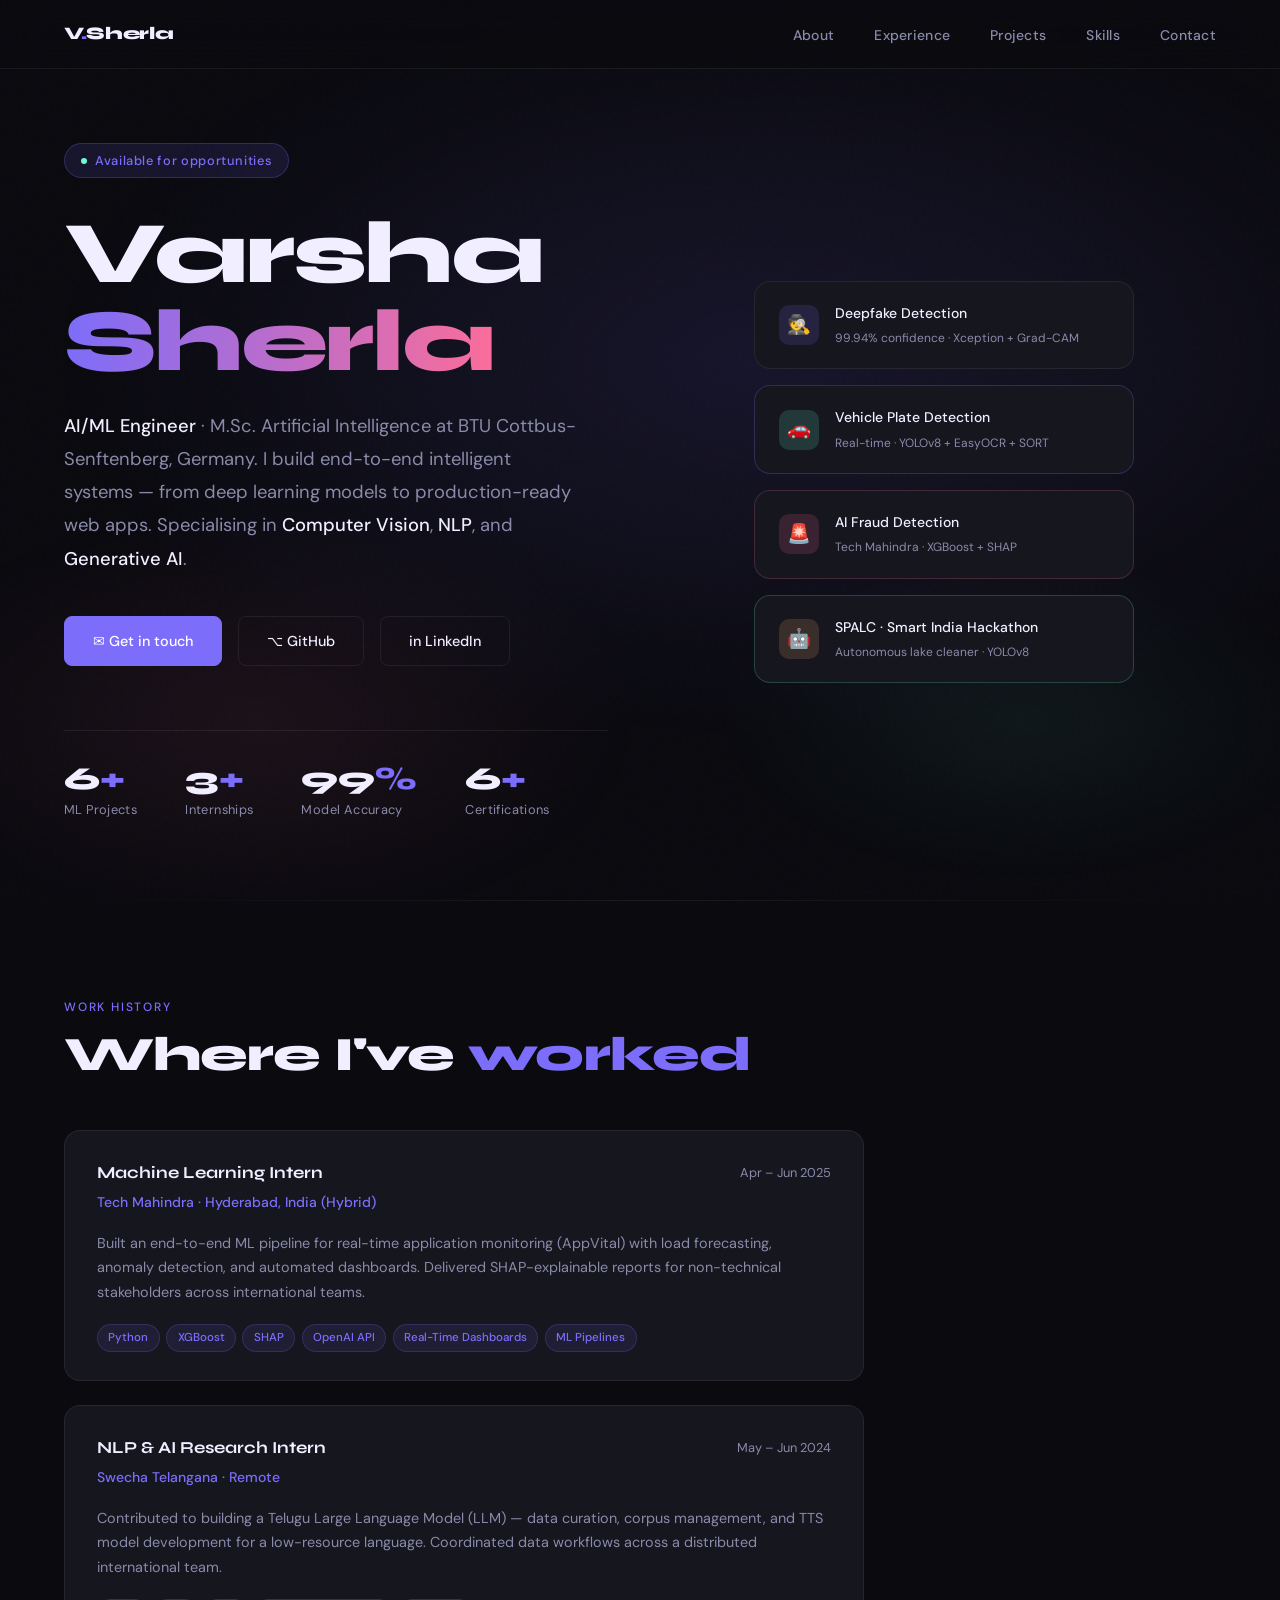
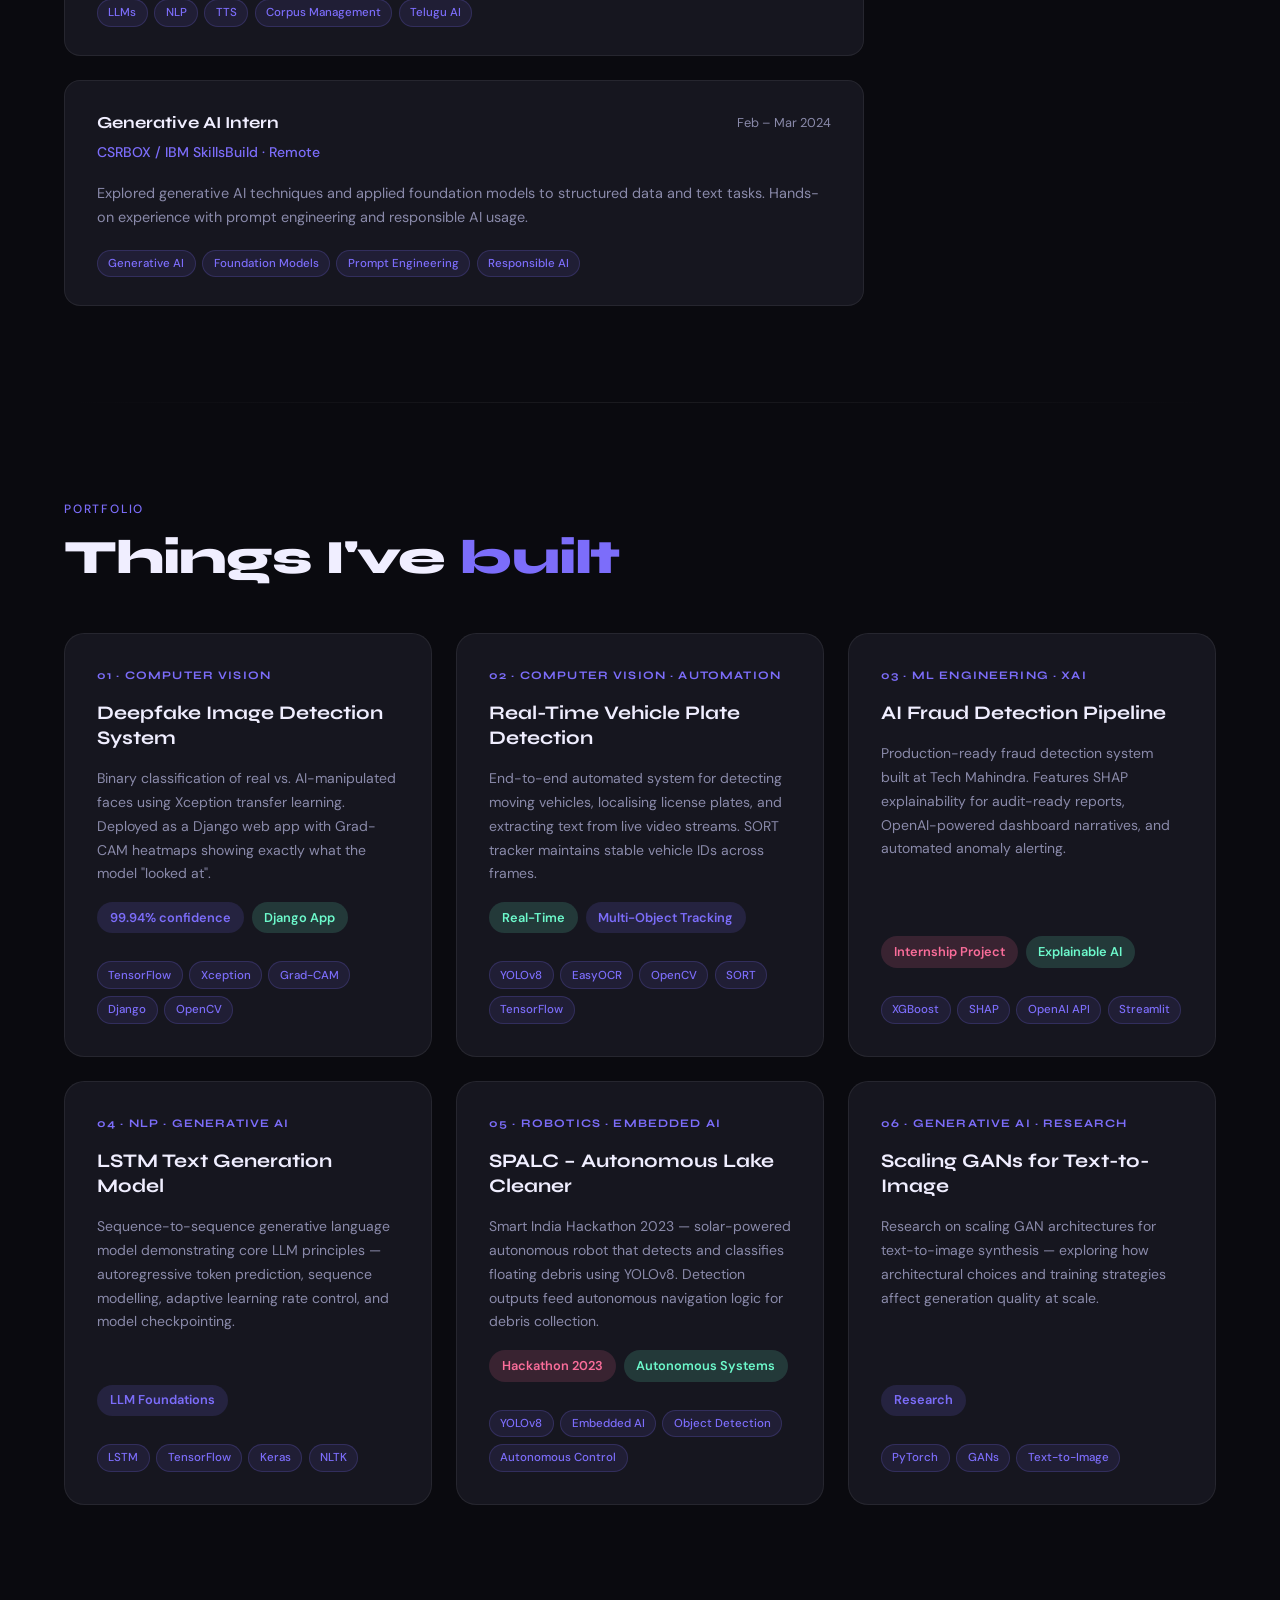
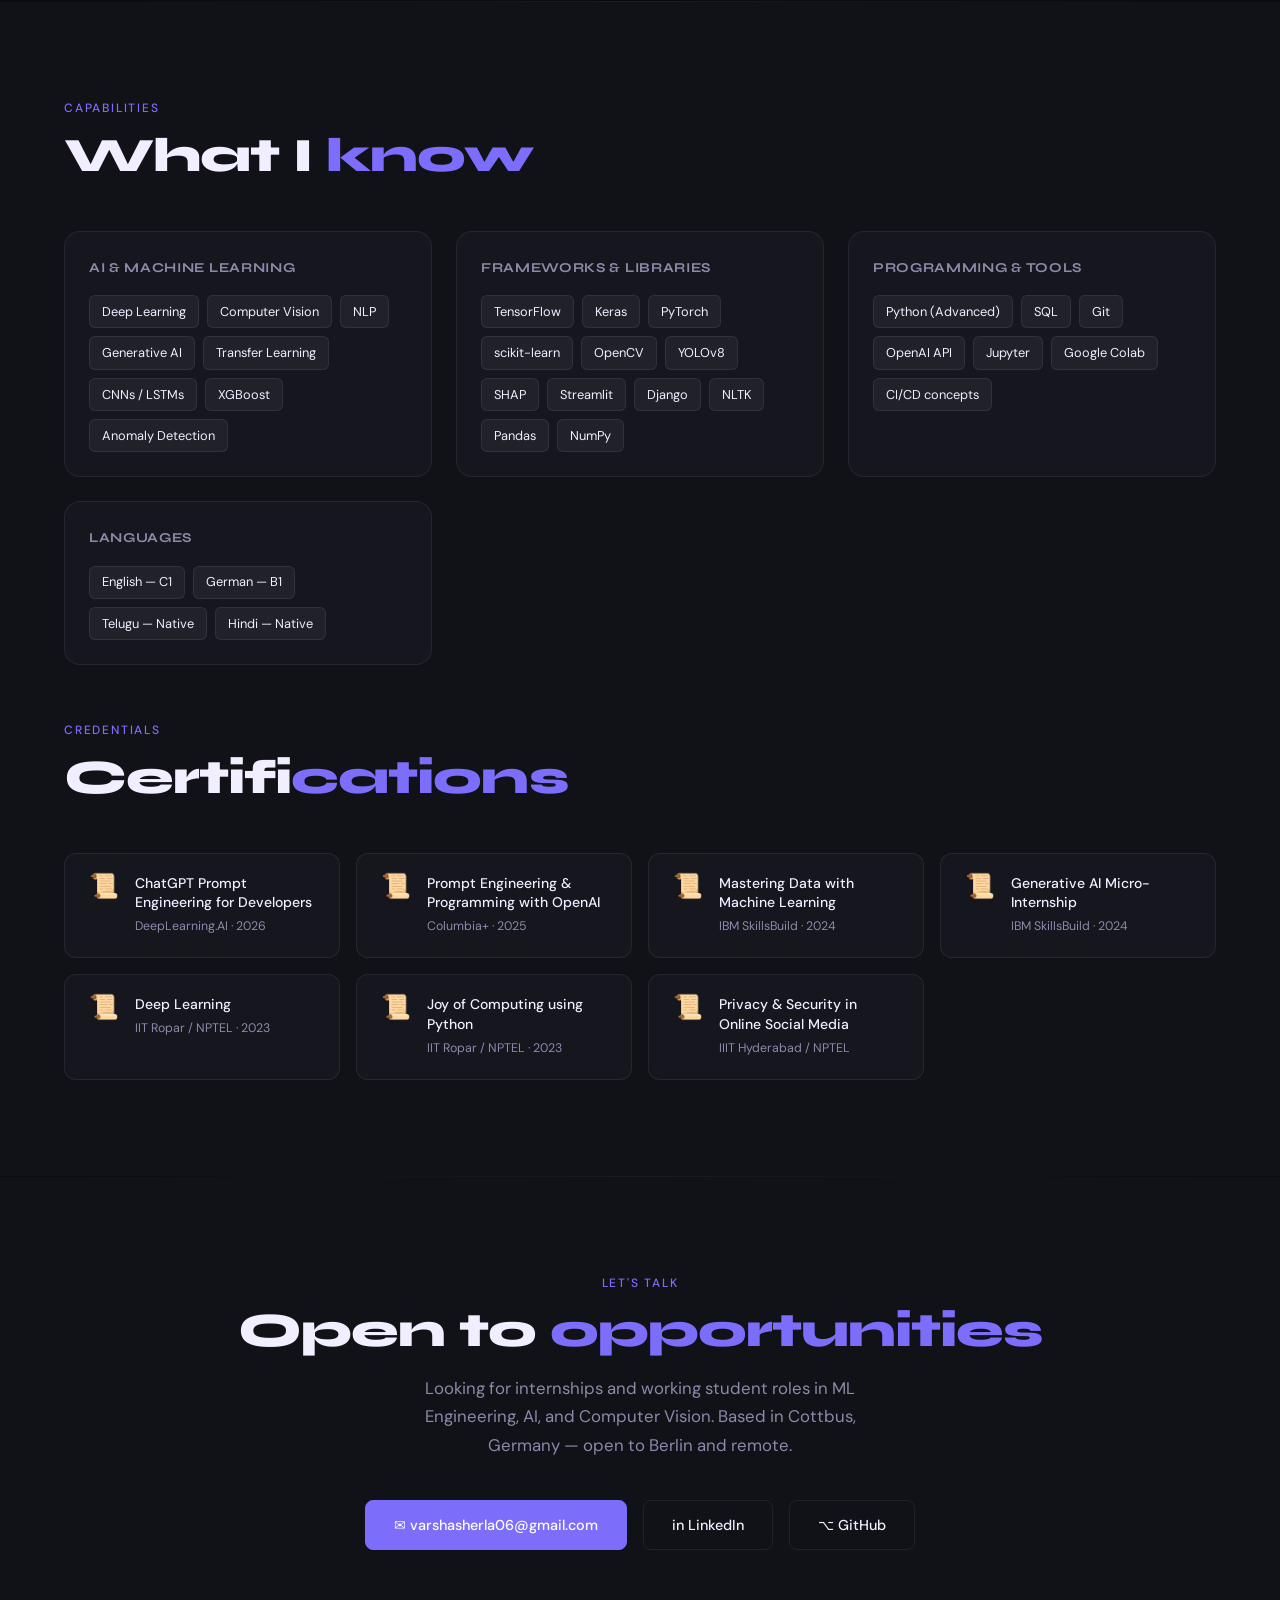
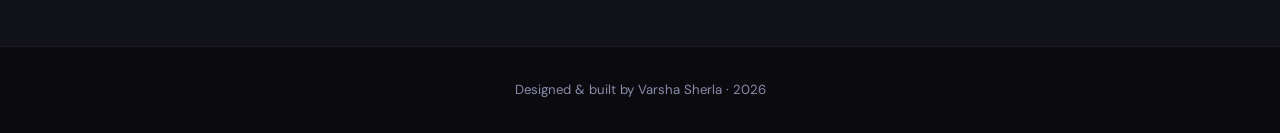
<file: index.html>
<!DOCTYPE html>
<html lang="en">
<head>
<meta charset="UTF-8">
<meta name="viewport" content="width=device-width, initial-scale=1.0">
<title>Varsha Sherla — AI/ML Engineer</title>
<link href="https://fonts.googleapis.com/css2?family=Syne:wght@400;700;800&family=DM+Sans:ital,wght@0,300;0,400;0,500;1,300&display=swap" rel="stylesheet">
<style>
  :root {
    --bg: #0a0a0f;
    --bg2: #111118;
    --card: #16161f;
    --border: rgba(255,255,255,0.07);
    --accent: #7c6dfa;
    --accent2: #fa6d9a;
    --accent3: #6dfacc;
    --text: #f0eeff;
    --muted: #8a8aaa;
    --glow: rgba(124,109,250,0.15);
  }
  *, *::before, *::after { box-sizing: border-box; margin: 0; padding: 0; }
  html { scroll-behavior: smooth; }
  body {
    background: var(--bg);
    color: var(--text);
    font-family: 'DM Sans', sans-serif;
    font-size: 16px;
    line-height: 1.7;
    overflow-x: hidden;
  }

  /* noise overlay */
  body::before {
    content: '';
    position: fixed;
    inset: 0;
    background-image: url("data:image/svg+xml,%3Csvg viewBox='0 0 256 256' xmlns='http://www.w3.org/2000/svg'%3E%3Cfilter id='noise'%3E%3CfeTurbulence type='fractalNoise' baseFrequency='0.9' numOctaves='4' stitchTiles='stitch'/%3E%3C/filter%3E%3Crect width='100%25' height='100%25' filter='url(%23noise)' opacity='0.03'/%3E%3C/svg%3E");
    pointer-events: none;
    z-index: 0;
    opacity: 0.4;
  }

  /* NAV */
  nav {
    position: fixed;
    top: 0; left: 0; right: 0;
    z-index: 100;
    display: flex;
    justify-content: space-between;
    align-items: center;
    padding: 1.2rem 4rem;
    background: rgba(10,10,15,0.8);
    backdrop-filter: blur(20px);
    border-bottom: 1px solid var(--border);
  }
  .nav-logo {
    font-family: 'Syne', sans-serif;
    font-weight: 800;
    font-size: 1.1rem;
    color: var(--text);
    text-decoration: none;
    letter-spacing: -0.02em;
  }
  .nav-logo span { color: var(--accent); }
  nav ul { list-style: none; display: flex; gap: 2.5rem; }
  nav a {
    color: var(--muted);
    text-decoration: none;
    font-size: 0.875rem;
    font-weight: 500;
    letter-spacing: 0.02em;
    transition: color 0.2s;
  }
  nav a:hover { color: var(--text); }

  /* HERO */
  .hero {
    min-height: 100vh;
    display: grid;
    grid-template-columns: 1fr 1fr;
    align-items: center;
    padding: 8rem 4rem 4rem;
    position: relative;
    overflow: hidden;
    gap: 4rem;
  }
  .hero-bg {
    position: absolute;
    inset: 0;
    background:
      radial-gradient(ellipse 80% 60% at 60% 40%, rgba(124,109,250,0.12) 0%, transparent 70%),
      radial-gradient(ellipse 50% 40% at 20% 80%, rgba(250,109,154,0.08) 0%, transparent 60%),
      radial-gradient(ellipse 40% 30% at 80% 80%, rgba(109,250,204,0.06) 0%, transparent 60%);
    pointer-events: none;
  }
  .hero-content { position: relative; }
  .hero-visual {
    position: relative;
    display: flex;
    align-items: center;
    justify-content: center;
  }
  .hero-card-stack {
    position: relative;
    width: 100%;
    max-width: 380px;
  }
  .floating-card {
    background: var(--card);
    border: 1px solid var(--border);
    border-radius: 16px;
    padding: 1.25rem 1.5rem;
    display: flex;
    align-items: center;
    gap: 1rem;
    animation: float 4s ease-in-out infinite;
  }
  .floating-card:nth-child(2) { animation-delay: -1.5s; margin-top: 1rem; border-color: rgba(124,109,250,0.25); }
  .floating-card:nth-child(3) { animation-delay: -3s; margin-top: 1rem; border-color: rgba(250,109,154,0.2); }
  .floating-card:nth-child(4) { animation-delay: -2s; margin-top: 1rem; border-color: rgba(109,250,204,0.2); }
  @keyframes float { 0%,100%{transform:translateY(0)} 50%{transform:translateY(-6px)} }
  .fc-icon {
    width: 40px; height: 40px;
    border-radius: 10px;
    display: flex; align-items: center; justify-content: center;
    font-size: 1.2rem;
    flex-shrink: 0;
  }
  .fc-icon.purple { background: rgba(124,109,250,0.15); }
  .fc-icon.pink { background: rgba(250,109,154,0.15); }
  .fc-icon.teal { background: rgba(109,250,204,0.15); }
  .fc-icon.amber { background: rgba(250,180,109,0.15); }
  .fc-title { font-weight: 500; font-size: 0.875rem; color: var(--text); }
  .fc-sub { font-size: 0.75rem; color: var(--muted); margin-top: 0.15rem; }
  .hero-tag {
    display: inline-flex;
    align-items: center;
    gap: 0.5rem;
    background: rgba(124,109,250,0.12);
    border: 1px solid rgba(124,109,250,0.25);
    border-radius: 100px;
    padding: 0.35rem 1rem;
    font-size: 0.8rem;
    color: var(--accent);
    font-weight: 500;
    letter-spacing: 0.05em;
    margin-bottom: 2rem;
    animation: fadeUp 0.6s ease both;
  }
  .hero-tag::before {
    content: '';
    width: 6px; height: 6px;
    border-radius: 50%;
    background: var(--accent3);
    animation: pulse 2s infinite;
  }
  @keyframes pulse { 0%,100%{opacity:1;transform:scale(1)} 50%{opacity:0.5;transform:scale(1.4)} }

  h1 {
    font-family: 'Syne', sans-serif;
    font-size: clamp(3rem, 7vw, 5.5rem);
    font-weight: 800;
    line-height: 1.0;
    letter-spacing: -0.03em;
    margin-bottom: 1.5rem;
    animation: fadeUp 0.6s 0.1s ease both;
  }
  h1 .line2 {
    background: linear-gradient(90deg, var(--accent), var(--accent2));
    -webkit-background-clip: text;
    -webkit-text-fill-color: transparent;
    background-clip: text;
  }
  .hero-sub {
    font-size: 1.15rem;
    color: var(--muted);
    max-width: 520px;
    margin-bottom: 2.5rem;
    line-height: 1.8;
    animation: fadeUp 0.6s 0.2s ease both;
  }
  .hero-sub strong { color: var(--text); font-weight: 500; }
  .hero-links {
    display: flex;
    gap: 1rem;
    flex-wrap: wrap;
    animation: fadeUp 0.6s 0.3s ease both;
  }
  .btn {
    display: inline-flex;
    align-items: center;
    gap: 0.5rem;
    padding: 0.75rem 1.75rem;
    border-radius: 8px;
    font-family: 'DM Sans', sans-serif;
    font-weight: 500;
    font-size: 0.9rem;
    text-decoration: none;
    transition: all 0.2s;
    cursor: pointer;
  }
  .btn-primary {
    background: var(--accent);
    color: white;
    border: 1px solid var(--accent);
  }
  .btn-primary:hover { background: #6c5de8; transform: translateY(-2px); box-shadow: 0 8px 30px rgba(124,109,250,0.3); }
  .btn-ghost {
    background: transparent;
    color: var(--text);
    border: 1px solid var(--border);
  }
  .btn-ghost:hover { border-color: var(--accent); color: var(--accent); transform: translateY(-2px); }

  .hero-stats {
    display: flex;
    gap: 3rem;
    margin-top: 4rem;
    padding-top: 2rem;
    border-top: 1px solid var(--border);
    animation: fadeUp 0.6s 0.4s ease both;
  }
  .stat-num {
    font-family: 'Syne', sans-serif;
    font-size: 2rem;
    font-weight: 800;
    color: var(--text);
    line-height: 1;
  }
  .stat-num span { color: var(--accent); }
  .stat-label { font-size: 0.8rem; color: var(--muted); margin-top: 0.25rem; letter-spacing: 0.03em; }

  @keyframes fadeUp { from { opacity:0; transform: translateY(24px); } to { opacity:1; transform: translateY(0); } }

  /* SECTIONS */
  section { padding: 6rem 4rem; position: relative; }
  .section-label {
    font-size: 0.75rem;
    font-weight: 500;
    letter-spacing: 0.15em;
    color: var(--accent);
    text-transform: uppercase;
    margin-bottom: 0.75rem;
  }
  h2 {
    font-family: 'Syne', sans-serif;
    font-size: clamp(2rem, 4vw, 3rem);
    font-weight: 800;
    letter-spacing: -0.02em;
    margin-bottom: 3rem;
    line-height: 1.1;
  }
  h2 em { font-style: normal; color: var(--accent); }

  /* EXPERIENCE */
  .exp-grid { display: grid; gap: 1.5rem; max-width: 800px; }
  .exp-card {
    background: var(--card);
    border: 1px solid var(--border);
    border-radius: 16px;
    padding: 1.75rem 2rem;
    display: grid;
    grid-template-columns: 1fr auto;
    gap: 0.5rem 2rem;
    transition: border-color 0.2s, transform 0.2s;
  }
  .exp-card:hover { border-color: rgba(124,109,250,0.3); transform: translateY(-2px); }
  .exp-role {
    font-family: 'Syne', sans-serif;
    font-weight: 700;
    font-size: 1.05rem;
    color: var(--text);
  }
  .exp-company {
    color: var(--accent);
    font-size: 0.875rem;
    font-weight: 500;
    margin-top: 0.2rem;
  }
  .exp-date {
    font-size: 0.8rem;
    color: var(--muted);
    white-space: nowrap;
    text-align: right;
    padding-top: 0.2rem;
  }
  .exp-desc {
    grid-column: 1 / -1;
    font-size: 0.9rem;
    color: var(--muted);
    margin-top: 0.5rem;
    line-height: 1.7;
  }
  .exp-tags {
    grid-column: 1 / -1;
    display: flex;
    flex-wrap: wrap;
    gap: 0.4rem;
    margin-top: 0.75rem;
  }
  .tag {
    background: rgba(124,109,250,0.1);
    border: 1px solid rgba(124,109,250,0.2);
    color: var(--accent);
    font-size: 0.72rem;
    padding: 0.2rem 0.65rem;
    border-radius: 100px;
    font-weight: 500;
  }

  /* PROJECTS */
  .projects-grid {
    display: grid;
    grid-template-columns: repeat(auto-fill, minmax(340px, 1fr));
    gap: 1.5rem;
  }
  .project-card {
    background: var(--card);
    border: 1px solid var(--border);
    border-radius: 20px;
    padding: 2rem;
    display: flex;
    flex-direction: column;
    gap: 1rem;
    transition: all 0.25s;
    text-decoration: none;
    color: inherit;
    position: relative;
    overflow: hidden;
  }
  .project-card::before {
    content: '';
    position: absolute;
    inset: 0;
    background: linear-gradient(135deg, var(--glow) 0%, transparent 60%);
    opacity: 0;
    transition: opacity 0.3s;
  }
  .project-card:hover { border-color: rgba(124,109,250,0.4); transform: translateY(-4px); box-shadow: 0 20px 60px rgba(0,0,0,0.4); }
  .project-card:hover::before { opacity: 1; }
  .project-num {
    font-family: 'Syne', sans-serif;
    font-size: 0.72rem;
    font-weight: 700;
    letter-spacing: 0.1em;
    color: var(--accent);
  }
  .project-title {
    font-family: 'Syne', sans-serif;
    font-weight: 700;
    font-size: 1.2rem;
    line-height: 1.3;
    color: var(--text);
  }
  .project-desc {
    font-size: 0.875rem;
    color: var(--muted);
    line-height: 1.7;
    flex: 1;
  }
  .project-accent {
    display: inline-flex;
    align-items: center;
    gap: 0.4rem;
    font-size: 0.8rem;
    font-weight: 600;
    padding: 0.3rem 0.8rem;
    border-radius: 100px;
  }
  .accent-purple { background: rgba(124,109,250,0.15); color: var(--accent); }
  .accent-pink { background: rgba(250,109,154,0.15); color: var(--accent2); }
  .accent-teal { background: rgba(109,250,204,0.15); color: var(--accent3); }

  /* SKILLS */
  .skills-section { background: var(--bg2); }
  .skills-grid {
    display: grid;
    grid-template-columns: repeat(auto-fill, minmax(280px, 1fr));
    gap: 1.5rem;
  }
  .skill-group {
    background: var(--card);
    border: 1px solid var(--border);
    border-radius: 16px;
    padding: 1.5rem;
  }
  .skill-group-title {
    font-family: 'Syne', sans-serif;
    font-weight: 700;
    font-size: 0.85rem;
    letter-spacing: 0.05em;
    color: var(--muted);
    text-transform: uppercase;
    margin-bottom: 1rem;
  }
  .skill-pills { display: flex; flex-wrap: wrap; gap: 0.5rem; }
  .skill-pill {
    background: rgba(255,255,255,0.05);
    border: 1px solid var(--border);
    color: var(--text);
    font-size: 0.8rem;
    padding: 0.3rem 0.75rem;
    border-radius: 6px;
    font-weight: 400;
  }

  /* CERTS */
  .certs-grid {
    display: grid;
    grid-template-columns: repeat(auto-fill, minmax(260px, 1fr));
    gap: 1rem;
  }
  .cert-card {
    background: var(--card);
    border: 1px solid var(--border);
    border-radius: 12px;
    padding: 1.25rem 1.5rem;
    display: flex;
    align-items: flex-start;
    gap: 1rem;
    transition: border-color 0.2s;
  }
  .cert-card:hover { border-color: rgba(124,109,250,0.3); }
  .cert-icon {
    font-size: 1.5rem;
    flex-shrink: 0;
    line-height: 1;
  }
  .cert-name {
    font-weight: 500;
    font-size: 0.875rem;
    color: var(--text);
    line-height: 1.4;
  }
  .cert-issuer {
    font-size: 0.775rem;
    color: var(--muted);
    margin-top: 0.2rem;
  }

  /* CONTACT */
  .contact-section {
    background: var(--bg2);
    text-align: center;
  }
  .contact-section h2 { margin-bottom: 1rem; }
  .contact-sub {
    color: var(--muted);
    max-width: 500px;
    margin: 0 auto 2.5rem;
    font-size: 1.05rem;
  }
  .contact-links {
    display: flex;
    justify-content: center;
    gap: 1rem;
    flex-wrap: wrap;
  }

  /* FOOTER */
  footer {
    text-align: center;
    padding: 2rem 4rem;
    border-top: 1px solid var(--border);
    font-size: 0.825rem;
    color: var(--muted);
  }

  /* DIVIDER */
  .divider {
    height: 1px;
    background: linear-gradient(90deg, transparent, var(--border), transparent);
    margin: 0 4rem;
  }

  @media (max-width: 768px) {
    nav { padding: 1rem 1.5rem; }
    nav ul { display: none; }
    section, .hero { padding: 4rem 1.5rem; }
    .hero { grid-template-columns: 1fr; }
    .hero-visual { display: none; }
    .hero-stats { gap: 2rem; flex-wrap: wrap; }
    .projects-grid { grid-template-columns: 1fr; }
    .divider { margin: 0 1.5rem; }
  }
</style>
</head>
<body>

<nav>
  <a href="#" class="nav-logo">V<span>.</span>Sherla</a>
  <ul>
    <li><a href="#about">About</a></li>
    <li><a href="#experience">Experience</a></li>
    <li><a href="#projects">Projects</a></li>
    <li><a href="#skills">Skills</a></li>
    <li><a href="#contact">Contact</a></li>
  </ul>
</nav>

<!-- HERO -->
<section class="hero" id="about">
  <div class="hero-bg"></div>
  <div class="hero-content">
    <div class="hero-tag">Available for opportunities</div>
    <h1>
      Varsha<br>
      <span class="line2">Sherla</span>
    </h1>
    <p class="hero-sub">
      <strong>AI/ML Engineer</strong> · M.Sc. Artificial Intelligence at BTU Cottbus-Senftenberg, Germany.
      I build end-to-end intelligent systems — from deep learning models to production-ready web apps.
      Specialising in <strong>Computer Vision</strong>, <strong>NLP</strong>, and <strong>Generative AI</strong>.
    </p>
    <div class="hero-links">
      <!-- ✅ FIXED: mailto link -->
      <a href="mailto:varshasherla06@gmail.com" class="btn btn-primary">✉ Get in touch</a>
      <a href="https://github.com/varsha-sherla" target="_blank" class="btn btn-ghost">⌥ GitHub</a>
      <a href="https://www.linkedin.com/in/varsha-s-47103a250" target="_blank" class="btn btn-ghost">in LinkedIn</a>
    </div>
    <div class="hero-stats">
      <div>
        <div class="stat-num">6<span>+</span></div>
        <div class="stat-label">ML Projects</div>
      </div>
      <div>
        <div class="stat-num">3<span>+</span></div>
        <div class="stat-label">Internships</div>
      </div>
      <div>
        <div class="stat-num">99<span>%</span></div>
        <div class="stat-label">Model Accuracy</div>
      </div>
      <div>
        <div class="stat-num">6<span>+</span></div>
        <div class="stat-label">Certifications</div>
      </div>
    </div>
  </div>

  <!-- RIGHT COLUMN -->
  <div class="hero-visual">
    <div class="hero-card-stack">
      <div class="floating-card">
        <div class="fc-icon purple">🕵️</div>
        <div>
          <div class="fc-title">Deepfake Detection</div>
          <div class="fc-sub">99.94% confidence · Xception + Grad-CAM</div>
        </div>
      </div>
      <div class="floating-card">
        <div class="fc-icon teal">🚗</div>
        <div>
          <div class="fc-title">Vehicle Plate Detection</div>
          <div class="fc-sub">Real-time · YOLOv8 + EasyOCR + SORT</div>
        </div>
      </div>
      <div class="floating-card">
        <div class="fc-icon pink">🚨</div>
        <div>
          <div class="fc-title">AI Fraud Detection</div>
          <div class="fc-sub">Tech Mahindra · XGBoost + SHAP</div>
        </div>
      </div>
      <div class="floating-card">
        <div class="fc-icon amber">🤖</div>
        <div>
          <div class="fc-title">SPALC · Smart India Hackathon</div>
          <div class="fc-sub">Autonomous lake cleaner · YOLOv8</div>
        </div>
      </div>
    </div>
  </div>
</section>

<div class="divider"></div>

<!-- EXPERIENCE -->
<section id="experience">
  <div class="section-label">Work History</div>
  <h2>Where I've <em>worked</em></h2>
  <div class="exp-grid">

    <div class="exp-card">
      <div>
        <div class="exp-role">Machine Learning Intern</div>
        <div class="exp-company">Tech Mahindra · Hyderabad, India (Hybrid)</div>
      </div>
      <div class="exp-date">Apr – Jun 2025</div>
      <div class="exp-desc">Built an end-to-end ML pipeline for real-time application monitoring (AppVital) with load forecasting, anomaly detection, and automated dashboards. Delivered SHAP-explainable reports for non-technical stakeholders across international teams.</div>
      <div class="exp-tags">
        <span class="tag">Python</span><span class="tag">XGBoost</span><span class="tag">SHAP</span><span class="tag">OpenAI API</span><span class="tag">Real-Time Dashboards</span><span class="tag">ML Pipelines</span>
      </div>
    </div>

    <div class="exp-card">
      <div>
        <div class="exp-role">NLP &amp; AI Research Intern</div>
        <div class="exp-company">Swecha Telangana · Remote</div>
      </div>
      <div class="exp-date">May – Jun 2024</div>
      <div class="exp-desc">Contributed to building a Telugu Large Language Model (LLM) — data curation, corpus management, and TTS model development for a low-resource language. Coordinated data workflows across a distributed international team.</div>
      <div class="exp-tags">
        <span class="tag">LLMs</span><span class="tag">NLP</span><span class="tag">TTS</span><span class="tag">Corpus Management</span><span class="tag">Telugu AI</span>
      </div>
    </div>

    <div class="exp-card">
      <div>
        <div class="exp-role">Generative AI Intern</div>
        <div class="exp-company">CSRBOX / IBM SkillsBuild · Remote</div>
      </div>
      <div class="exp-date">Feb – Mar 2024</div>
      <div class="exp-desc">Explored generative AI techniques and applied foundation models to structured data and text tasks. Hands-on experience with prompt engineering and responsible AI usage.</div>
      <div class="exp-tags">
        <span class="tag">Generative AI</span><span class="tag">Foundation Models</span><span class="tag">Prompt Engineering</span><span class="tag">Responsible AI</span>
      </div>
    </div>

  </div>
</section>

<div class="divider"></div>

<!-- PROJECTS -->
<section id="projects">
  <div class="section-label">Portfolio</div>
  <h2>Things I've <em>built</em></h2>
  <div class="projects-grid">

    <a href="https://github.com/varsha-sherla/Deepfake-Detection" target="_blank" class="project-card">
      <div class="project-num">01 · COMPUTER VISION</div>
      <div class="project-title">Deepfake Image Detection System</div>
      <div class="project-desc">Binary classification of real vs. AI-manipulated faces using Xception transfer learning. Deployed as a Django web app with Grad-CAM heatmaps showing exactly what the model "looked at".</div>
      <div style="display:flex;gap:0.5rem;flex-wrap:wrap">
        <span class="project-accent accent-purple">99.94% confidence</span>
        <span class="project-accent accent-teal">Django App</span>
      </div>
      <div class="exp-tags">
        <span class="tag">TensorFlow</span><span class="tag">Xception</span><span class="tag">Grad-CAM</span><span class="tag">Django</span><span class="tag">OpenCV</span>
      </div>
    </a>

    <a href="https://github.com/varsha-sherla/Moving-Vehicle-Registration-Number-Detection" target="_blank" class="project-card">
      <div class="project-num">02 · COMPUTER VISION · AUTOMATION</div>
      <div class="project-title">Real-Time Vehicle Plate Detection</div>
      <div class="project-desc">End-to-end automated system for detecting moving vehicles, localising license plates, and extracting text from live video streams. SORT tracker maintains stable vehicle IDs across frames.</div>
      <div style="display:flex;gap:0.5rem;flex-wrap:wrap">
        <span class="project-accent accent-teal">Real-Time</span>
        <span class="project-accent accent-purple">Multi-Object Tracking</span>
      </div>
      <div class="exp-tags">
        <span class="tag">YOLOv8</span><span class="tag">EasyOCR</span><span class="tag">OpenCV</span><span class="tag">SORT</span><span class="tag">TensorFlow</span>
      </div>
    </a>

    <a href="https://github.com/varsha-sherla" target="_blank" class="project-card">
      <div class="project-num">03 · ML ENGINEERING · XAI</div>
      <div class="project-title">AI Fraud Detection Pipeline</div>
      <div class="project-desc">Production-ready fraud detection system built at Tech Mahindra. Features SHAP explainability for audit-ready reports, OpenAI-powered dashboard narratives, and automated anomaly alerting.</div>
      <div style="display:flex;gap:0.5rem;flex-wrap:wrap">
        <span class="project-accent accent-pink">Internship Project</span>
        <span class="project-accent accent-teal">Explainable AI</span>
      </div>
      <div class="exp-tags">
        <span class="tag">XGBoost</span><span class="tag">SHAP</span><span class="tag">OpenAI API</span><span class="tag">Streamlit</span>
      </div>
    </a>

    <a href="https://github.com/varsha-sherla/Lyrics-Generator-Model-Using-Recurrent-Neural-Networks" target="_blank" class="project-card">
      <div class="project-num">04 · NLP · GENERATIVE AI</div>
      <div class="project-title">LSTM Text Generation Model</div>
      <div class="project-desc">Sequence-to-sequence generative language model demonstrating core LLM principles — autoregressive token prediction, sequence modelling, adaptive learning rate control, and model checkpointing.</div>
      <div style="display:flex;gap:0.5rem;flex-wrap:wrap">
        <span class="project-accent accent-purple">LLM Foundations</span>
      </div>
      <div class="exp-tags">
        <span class="tag">LSTM</span><span class="tag">TensorFlow</span><span class="tag">Keras</span><span class="tag">NLTK</span>
      </div>
    </a>

    <a href="https://github.com/varsha-sherla" target="_blank" class="project-card">
      <div class="project-num">05 · ROBOTICS · EMBEDDED AI</div>
      <div class="project-title">SPALC – Autonomous Lake Cleaner</div>
      <div class="project-desc">Smart India Hackathon 2023 — solar-powered autonomous robot that detects and classifies floating debris using YOLOv8. Detection outputs feed autonomous navigation logic for debris collection.</div>
      <div style="display:flex;gap:0.5rem;flex-wrap:wrap">
        <span class="project-accent accent-pink">Hackathon 2023</span>
        <span class="project-accent accent-teal">Autonomous Systems</span>
      </div>
      <div class="exp-tags">
        <span class="tag">YOLOv8</span><span class="tag">Embedded AI</span><span class="tag">Object Detection</span><span class="tag">Autonomous Control</span>
      </div>
    </a>

    <a href="https://github.com/varsha-sherla/Scaling-up-GANs-for-Text-to-Image-Synthesis" target="_blank" class="project-card">
      <div class="project-num">06 · GENERATIVE AI · RESEARCH</div>
      <div class="project-title">Scaling GANs for Text-to-Image</div>
      <div class="project-desc">Research on scaling GAN architectures for text-to-image synthesis — exploring how architectural choices and training strategies affect generation quality at scale.</div>
      <div style="display:flex;gap:0.5rem;flex-wrap:wrap">
        <span class="project-accent accent-purple">Research</span>
      </div>
      <div class="exp-tags">
        <span class="tag">PyTorch</span><span class="tag">GANs</span><span class="tag">Text-to-Image</span>
      </div>
    </a>

  </div>
</section>

<div class="divider"></div>

<!-- SKILLS -->
<section id="skills" class="skills-section">
  <div class="section-label">Capabilities</div>
  <h2>What I <em>know</em></h2>
  <div class="skills-grid">
    <div class="skill-group">
      <div class="skill-group-title">AI &amp; Machine Learning</div>
      <div class="skill-pills">
        <span class="skill-pill">Deep Learning</span>
        <span class="skill-pill">Computer Vision</span>
        <span class="skill-pill">NLP</span>
        <span class="skill-pill">Generative AI</span>
        <span class="skill-pill">Transfer Learning</span>
        <span class="skill-pill">CNNs / LSTMs</span>
        <span class="skill-pill">XGBoost</span>
        <span class="skill-pill">Anomaly Detection</span>
      </div>
    </div>
    <div class="skill-group">
      <div class="skill-group-title">Frameworks &amp; Libraries</div>
      <div class="skill-pills">
        <span class="skill-pill">TensorFlow</span>
        <span class="skill-pill">Keras</span>
        <span class="skill-pill">PyTorch</span>
        <span class="skill-pill">scikit-learn</span>
        <span class="skill-pill">OpenCV</span>
        <span class="skill-pill">YOLOv8</span>
        <span class="skill-pill">SHAP</span>
        <span class="skill-pill">Streamlit</span>
        <span class="skill-pill">Django</span>
        <span class="skill-pill">NLTK</span>
        <span class="skill-pill">Pandas</span>
        <span class="skill-pill">NumPy</span>
      </div>
    </div>
    <div class="skill-group">
      <div class="skill-group-title">Programming &amp; Tools</div>
      <div class="skill-pills">
        <span class="skill-pill">Python (Advanced)</span>
        <span class="skill-pill">SQL</span>
        <span class="skill-pill">Git</span>
        <span class="skill-pill">OpenAI API</span>
        <span class="skill-pill">Jupyter</span>
        <span class="skill-pill">Google Colab</span>
        <span class="skill-pill">CI/CD concepts</span>
      </div>
    </div>
    <div class="skill-group">
      <div class="skill-group-title">Languages</div>
      <div class="skill-pills">
        <span class="skill-pill">English — C1</span>
        <span class="skill-pill">German — B1</span>
        <span class="skill-pill">Telugu — Native</span>
        <span class="skill-pill">Hindi — Native</span>
      </div>
    </div>
  </div>

  <br><br>
  <div class="section-label">Credentials</div>
  <h2>Certifi<em>cations</em></h2>
  <div class="certs-grid">
    <div class="cert-card"><div class="cert-icon">📜</div><div><div class="cert-name">ChatGPT Prompt Engineering for Developers</div><div class="cert-issuer">DeepLearning.AI · 2026</div></div></div>
    <div class="cert-card"><div class="cert-icon">📜</div><div><div class="cert-name">Prompt Engineering &amp; Programming with OpenAI</div><div class="cert-issuer">Columbia+ · 2025</div></div></div>
    <div class="cert-card"><div class="cert-icon">📜</div><div><div class="cert-name">Mastering Data with Machine Learning</div><div class="cert-issuer">IBM SkillsBuild · 2024</div></div></div>
    <div class="cert-card"><div class="cert-icon">📜</div><div><div class="cert-name">Generative AI Micro-Internship</div><div class="cert-issuer">IBM SkillsBuild · 2024</div></div></div>
    <div class="cert-card"><div class="cert-icon">📜</div><div><div class="cert-name">Deep Learning</div><div class="cert-issuer">IIT Ropar / NPTEL · 2023</div></div></div>
    <div class="cert-card"><div class="cert-icon">📜</div><div><div class="cert-name">Joy of Computing using Python</div><div class="cert-issuer">IIT Ropar / NPTEL · 2023</div></div></div>
    <div class="cert-card"><div class="cert-icon">📜</div><div><div class="cert-name">Privacy &amp; Security in Online Social Media</div><div class="cert-issuer">IIIT Hyderabad / NPTEL</div></div></div>
  </div>
</section>

<div class="divider"></div>

<!-- CONTACT -->
<section id="contact" class="contact-section">
  <div class="section-label">Let's talk</div>
  <h2>Open to <em>opportunities</em></h2>
  <p class="contact-sub">Looking for internships and working student roles in ML Engineering, AI, and Computer Vision. Based in Cottbus, Germany — open to Berlin and remote.</p>
  <div class="contact-links">
    <!-- ✅ FIXED: mailto link -->
    <a href="mailto:varshasherla06@gmail.com" class="btn btn-primary">✉ varshasherla06@gmail.com</a>
    <a href="https://www.linkedin.com/in/varsha-s-47103a250" target="_blank" class="btn btn-ghost">in LinkedIn</a>
    <a href="https://github.com/varsha-sherla" target="_blank" class="btn btn-ghost">⌥ GitHub</a>
  </div>
</section>

<footer>
  <p>Designed &amp; built by Varsha Sherla · 2026</p>
</footer>

</body>
</html>
</file>
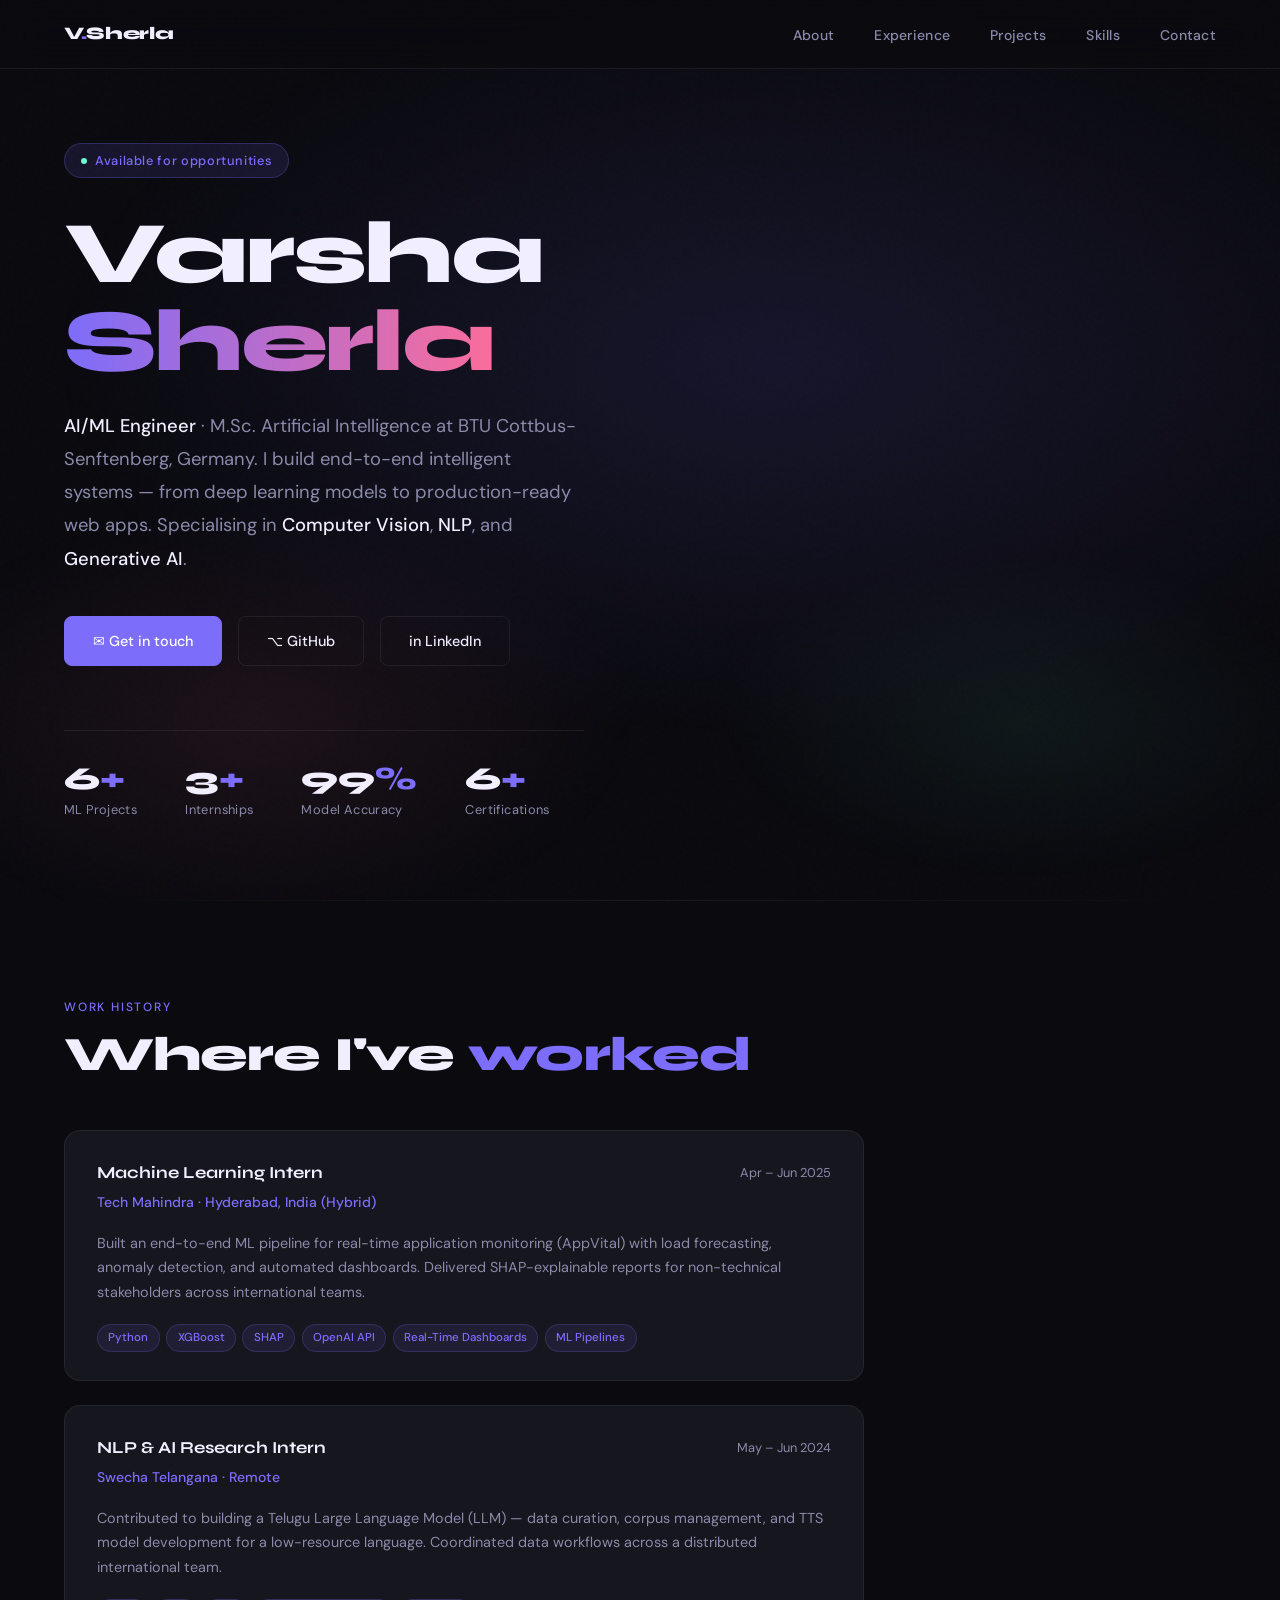
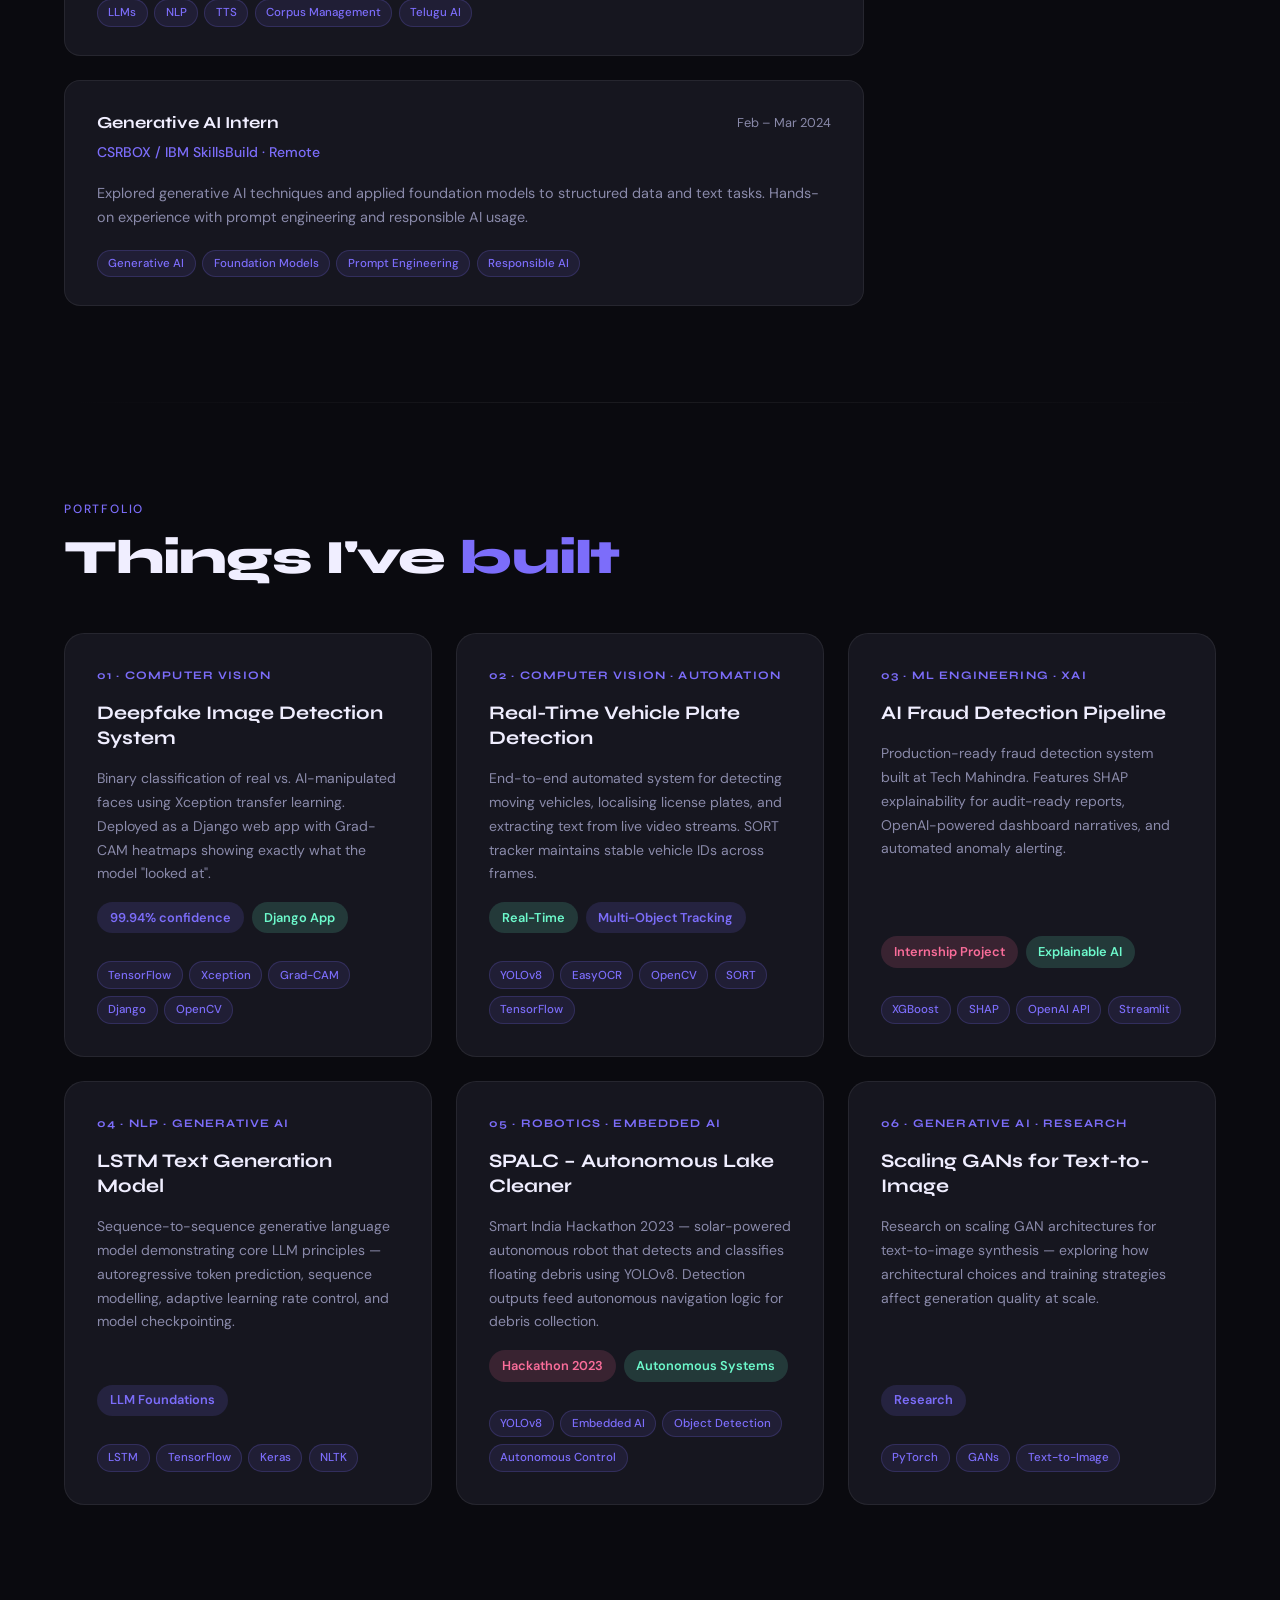
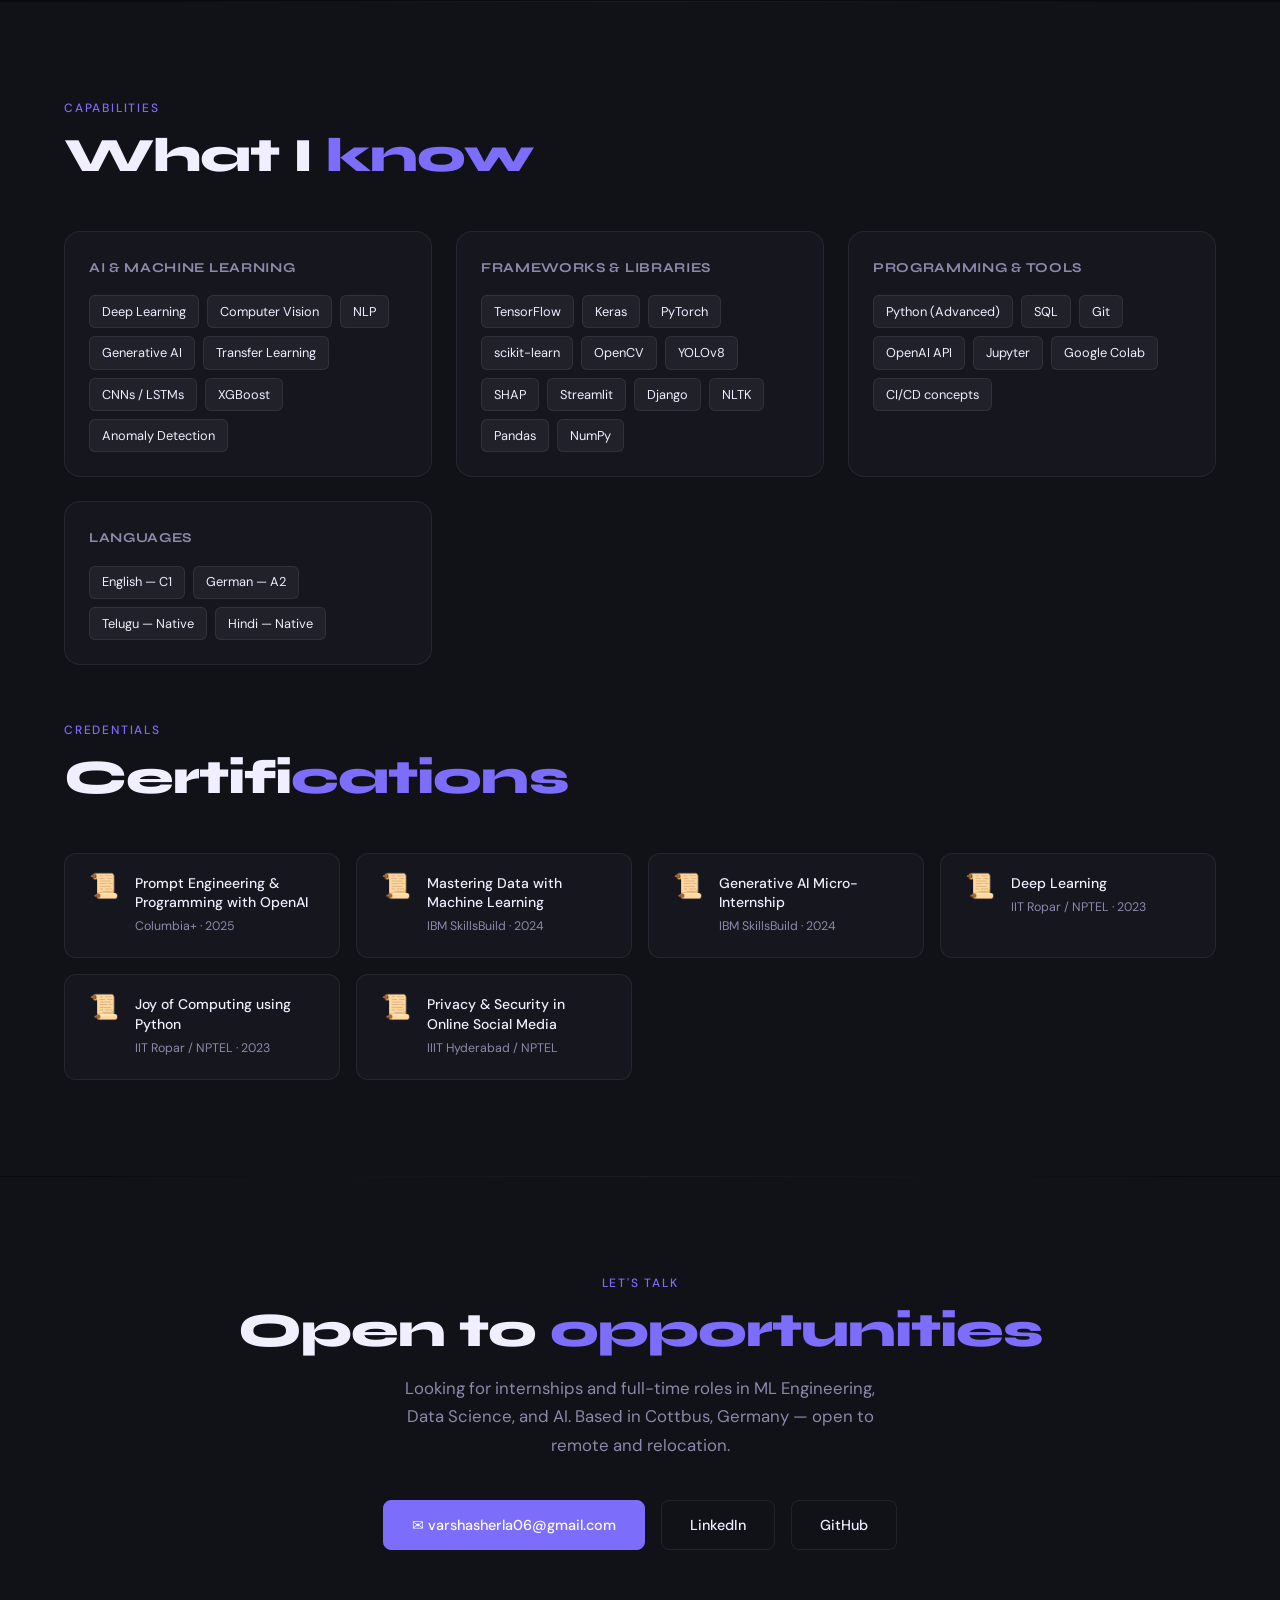
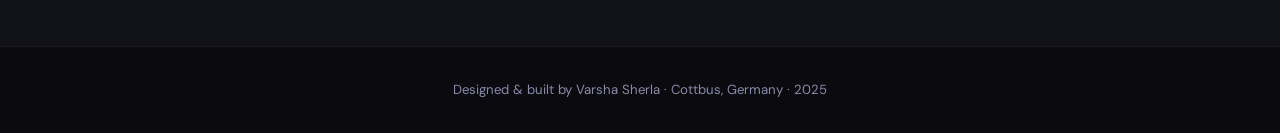
<file: vrshidx.html>
<!DOCTYPE html>
<html lang="en">
<head>
<meta charset="UTF-8">
<meta name="viewport" content="width=device-width, initial-scale=1.0">
<title>Varsha Sherla — AI/ML Engineer</title>
<link href="https://fonts.googleapis.com/css2?family=Syne:wght@400;700;800&family=DM+Sans:ital,wght@0,300;0,400;0,500;1,300&display=swap" rel="stylesheet">
<style>
  :root {
    --bg: #0a0a0f;
    --bg2: #111118;
    --card: #16161f;
    --border: rgba(255,255,255,0.07);
    --accent: #7c6dfa;
    --accent2: #fa6d9a;
    --accent3: #6dfacc;
    --text: #f0eeff;
    --muted: #8a8aaa;
    --glow: rgba(124,109,250,0.15);
  }
  *, *::before, *::after { box-sizing: border-box; margin: 0; padding: 0; }
  html { scroll-behavior: smooth; }
  body {
    background: var(--bg);
    color: var(--text);
    font-family: 'DM Sans', sans-serif;
    font-size: 16px;
    line-height: 1.7;
    overflow-x: hidden;
  }

  /* noise overlay */
  body::before {
    content: '';
    position: fixed;
    inset: 0;
    background-image: url("data:image/svg+xml,%3Csvg viewBox='0 0 256 256' xmlns='http://www.w3.org/2000/svg'%3E%3Cfilter id='noise'%3E%3CfeTurbulence type='fractalNoise' baseFrequency='0.9' numOctaves='4' stitchTiles='stitch'/%3E%3C/filter%3E%3Crect width='100%25' height='100%25' filter='url(%23noise)' opacity='0.03'/%3E%3C/svg%3E");
    pointer-events: none;
    z-index: 0;
    opacity: 0.4;
  }

  /* NAV */
  nav {
    position: fixed;
    top: 0; left: 0; right: 0;
    z-index: 100;
    display: flex;
    justify-content: space-between;
    align-items: center;
    padding: 1.2rem 4rem;
    background: rgba(10,10,15,0.8);
    backdrop-filter: blur(20px);
    border-bottom: 1px solid var(--border);
  }
  .nav-logo {
    font-family: 'Syne', sans-serif;
    font-weight: 800;
    font-size: 1.1rem;
    color: var(--text);
    text-decoration: none;
    letter-spacing: -0.02em;
  }
  .nav-logo span { color: var(--accent); }
  nav ul { list-style: none; display: flex; gap: 2.5rem; }
  nav a {
    color: var(--muted);
    text-decoration: none;
    font-size: 0.875rem;
    font-weight: 500;
    letter-spacing: 0.02em;
    transition: color 0.2s;
  }
  nav a:hover { color: var(--text); }

  /* HERO */
  .hero {
    min-height: 100vh;
    display: flex;
    align-items: center;
    padding: 8rem 4rem 4rem;
    position: relative;
    overflow: hidden;
  }
  .hero-bg {
    position: absolute;
    inset: 0;
    background:
      radial-gradient(ellipse 80% 60% at 60% 40%, rgba(124,109,250,0.12) 0%, transparent 70%),
      radial-gradient(ellipse 50% 40% at 20% 80%, rgba(250,109,154,0.08) 0%, transparent 60%),
      radial-gradient(ellipse 40% 30% at 80% 80%, rgba(109,250,204,0.06) 0%, transparent 60%);
    pointer-events: none;
  }
  .hero-content { position: relative; max-width: 700px; }
  .hero-tag {
    display: inline-flex;
    align-items: center;
    gap: 0.5rem;
    background: rgba(124,109,250,0.12);
    border: 1px solid rgba(124,109,250,0.25);
    border-radius: 100px;
    padding: 0.35rem 1rem;
    font-size: 0.8rem;
    color: var(--accent);
    font-weight: 500;
    letter-spacing: 0.05em;
    margin-bottom: 2rem;
    animation: fadeUp 0.6s ease both;
  }
  .hero-tag::before {
    content: '';
    width: 6px; height: 6px;
    border-radius: 50%;
    background: var(--accent3);
    animation: pulse 2s infinite;
  }
  @keyframes pulse { 0%,100%{opacity:1;transform:scale(1)} 50%{opacity:0.5;transform:scale(1.4)} }

  h1 {
    font-family: 'Syne', sans-serif;
    font-size: clamp(3rem, 7vw, 5.5rem);
    font-weight: 800;
    line-height: 1.0;
    letter-spacing: -0.03em;
    margin-bottom: 1.5rem;
    animation: fadeUp 0.6s 0.1s ease both;
  }
  h1 .line2 {
    background: linear-gradient(90deg, var(--accent), var(--accent2));
    -webkit-background-clip: text;
    -webkit-text-fill-color: transparent;
    background-clip: text;
  }
  .hero-sub {
    font-size: 1.15rem;
    color: var(--muted);
    max-width: 520px;
    margin-bottom: 2.5rem;
    line-height: 1.8;
    animation: fadeUp 0.6s 0.2s ease both;
  }
  .hero-sub strong { color: var(--text); font-weight: 500; }
  .hero-links {
    display: flex;
    gap: 1rem;
    flex-wrap: wrap;
    animation: fadeUp 0.6s 0.3s ease both;
  }
  .btn {
    display: inline-flex;
    align-items: center;
    gap: 0.5rem;
    padding: 0.75rem 1.75rem;
    border-radius: 8px;
    font-family: 'DM Sans', sans-serif;
    font-weight: 500;
    font-size: 0.9rem;
    text-decoration: none;
    transition: all 0.2s;
    cursor: pointer;
  }
  .btn-primary {
    background: var(--accent);
    color: white;
    border: 1px solid var(--accent);
  }
  .btn-primary:hover { background: #6c5de8; transform: translateY(-2px); box-shadow: 0 8px 30px rgba(124,109,250,0.3); }
  .btn-ghost {
    background: transparent;
    color: var(--text);
    border: 1px solid var(--border);
  }
  .btn-ghost:hover { border-color: var(--accent); color: var(--accent); transform: translateY(-2px); }

  .hero-stats {
    display: flex;
    gap: 3rem;
    margin-top: 4rem;
    padding-top: 2rem;
    border-top: 1px solid var(--border);
    animation: fadeUp 0.6s 0.4s ease both;
  }
  .stat-num {
    font-family: 'Syne', sans-serif;
    font-size: 2rem;
    font-weight: 800;
    color: var(--text);
    line-height: 1;
  }
  .stat-num span { color: var(--accent); }
  .stat-label { font-size: 0.8rem; color: var(--muted); margin-top: 0.25rem; letter-spacing: 0.03em; }

  @keyframes fadeUp { from { opacity:0; transform: translateY(24px); } to { opacity:1; transform: translateY(0); } }

  /* SECTIONS */
  section { padding: 6rem 4rem; position: relative; }
  .section-label {
    font-size: 0.75rem;
    font-weight: 500;
    letter-spacing: 0.15em;
    color: var(--accent);
    text-transform: uppercase;
    margin-bottom: 0.75rem;
  }
  h2 {
    font-family: 'Syne', sans-serif;
    font-size: clamp(2rem, 4vw, 3rem);
    font-weight: 800;
    letter-spacing: -0.02em;
    margin-bottom: 3rem;
    line-height: 1.1;
  }
  h2 em { font-style: normal; color: var(--accent); }

  /* EXPERIENCE */
  .exp-grid { display: grid; gap: 1.5rem; max-width: 800px; }
  .exp-card {
    background: var(--card);
    border: 1px solid var(--border);
    border-radius: 16px;
    padding: 1.75rem 2rem;
    display: grid;
    grid-template-columns: 1fr auto;
    gap: 0.5rem 2rem;
    transition: border-color 0.2s, transform 0.2s;
  }
  .exp-card:hover { border-color: rgba(124,109,250,0.3); transform: translateY(-2px); }
  .exp-role {
    font-family: 'Syne', sans-serif;
    font-weight: 700;
    font-size: 1.05rem;
    color: var(--text);
  }
  .exp-company {
    color: var(--accent);
    font-size: 0.875rem;
    font-weight: 500;
    margin-top: 0.2rem;
  }
  .exp-date {
    font-size: 0.8rem;
    color: var(--muted);
    white-space: nowrap;
    text-align: right;
    padding-top: 0.2rem;
  }
  .exp-desc {
    grid-column: 1 / -1;
    font-size: 0.9rem;
    color: var(--muted);
    margin-top: 0.5rem;
    line-height: 1.7;
  }
  .exp-tags {
    grid-column: 1 / -1;
    display: flex;
    flex-wrap: wrap;
    gap: 0.4rem;
    margin-top: 0.75rem;
  }
  .tag {
    background: rgba(124,109,250,0.1);
    border: 1px solid rgba(124,109,250,0.2);
    color: var(--accent);
    font-size: 0.72rem;
    padding: 0.2rem 0.65rem;
    border-radius: 100px;
    font-weight: 500;
  }

  /* PROJECTS */
  .projects-grid {
    display: grid;
    grid-template-columns: repeat(auto-fill, minmax(340px, 1fr));
    gap: 1.5rem;
  }
  .project-card {
    background: var(--card);
    border: 1px solid var(--border);
    border-radius: 20px;
    padding: 2rem;
    display: flex;
    flex-direction: column;
    gap: 1rem;
    transition: all 0.25s;
    text-decoration: none;
    color: inherit;
    position: relative;
    overflow: hidden;
  }
  .project-card::before {
    content: '';
    position: absolute;
    inset: 0;
    background: linear-gradient(135deg, var(--glow) 0%, transparent 60%);
    opacity: 0;
    transition: opacity 0.3s;
  }
  .project-card:hover { border-color: rgba(124,109,250,0.4); transform: translateY(-4px); box-shadow: 0 20px 60px rgba(0,0,0,0.4); }
  .project-card:hover::before { opacity: 1; }
  .project-num {
    font-family: 'Syne', sans-serif;
    font-size: 0.72rem;
    font-weight: 700;
    letter-spacing: 0.1em;
    color: var(--accent);
  }
  .project-title {
    font-family: 'Syne', sans-serif;
    font-weight: 700;
    font-size: 1.2rem;
    line-height: 1.3;
    color: var(--text);
  }
  .project-desc {
    font-size: 0.875rem;
    color: var(--muted);
    line-height: 1.7;
    flex: 1;
  }
  .project-accent {
    display: inline-flex;
    align-items: center;
    gap: 0.4rem;
    font-size: 0.8rem;
    font-weight: 600;
    padding: 0.3rem 0.8rem;
    border-radius: 100px;
  }
  .accent-purple { background: rgba(124,109,250,0.15); color: var(--accent); }
  .accent-pink { background: rgba(250,109,154,0.15); color: var(--accent2); }
  .accent-teal { background: rgba(109,250,204,0.15); color: var(--accent3); }

  /* SKILLS */
  .skills-section { background: var(--bg2); }
  .skills-grid {
    display: grid;
    grid-template-columns: repeat(auto-fill, minmax(280px, 1fr));
    gap: 1.5rem;
  }
  .skill-group {
    background: var(--card);
    border: 1px solid var(--border);
    border-radius: 16px;
    padding: 1.5rem;
  }
  .skill-group-title {
    font-family: 'Syne', sans-serif;
    font-weight: 700;
    font-size: 0.85rem;
    letter-spacing: 0.05em;
    color: var(--muted);
    text-transform: uppercase;
    margin-bottom: 1rem;
  }
  .skill-pills { display: flex; flex-wrap: wrap; gap: 0.5rem; }
  .skill-pill {
    background: rgba(255,255,255,0.05);
    border: 1px solid var(--border);
    color: var(--text);
    font-size: 0.8rem;
    padding: 0.3rem 0.75rem;
    border-radius: 6px;
    font-weight: 400;
  }

  /* CERTS */
  .certs-grid {
    display: grid;
    grid-template-columns: repeat(auto-fill, minmax(260px, 1fr));
    gap: 1rem;
  }
  .cert-card {
    background: var(--card);
    border: 1px solid var(--border);
    border-radius: 12px;
    padding: 1.25rem 1.5rem;
    display: flex;
    align-items: flex-start;
    gap: 1rem;
    transition: border-color 0.2s;
  }
  .cert-card:hover { border-color: rgba(124,109,250,0.3); }
  .cert-icon {
    font-size: 1.5rem;
    flex-shrink: 0;
    line-height: 1;
  }
  .cert-name {
    font-weight: 500;
    font-size: 0.875rem;
    color: var(--text);
    line-height: 1.4;
  }
  .cert-issuer {
    font-size: 0.775rem;
    color: var(--muted);
    margin-top: 0.2rem;
  }

  /* CONTACT */
  .contact-section {
    background: var(--bg2);
    text-align: center;
  }
  .contact-section h2 { margin-bottom: 1rem; }
  .contact-sub {
    color: var(--muted);
    max-width: 500px;
    margin: 0 auto 2.5rem;
    font-size: 1.05rem;
  }
  .contact-links {
    display: flex;
    justify-content: center;
    gap: 1rem;
    flex-wrap: wrap;
  }

  /* FOOTER */
  footer {
    text-align: center;
    padding: 2rem 4rem;
    border-top: 1px solid var(--border);
    font-size: 0.825rem;
    color: var(--muted);
  }

  /* DIVIDER */
  .divider {
    height: 1px;
    background: linear-gradient(90deg, transparent, var(--border), transparent);
    margin: 0 4rem;
  }

  @media (max-width: 768px) {
    nav { padding: 1rem 1.5rem; }
    nav ul { display: none; }
    section, .hero { padding: 4rem 1.5rem; }
    .hero-stats { gap: 2rem; flex-wrap: wrap; }
    .projects-grid { grid-template-columns: 1fr; }
    .divider { margin: 0 1.5rem; }
  }
</style>
</head>
<body>

<nav>
  <a href="#" class="nav-logo">V<span>.</span>Sherla</a>
  <ul>
    <li><a href="#about">About</a></li>
    <li><a href="#experience">Experience</a></li>
    <li><a href="#projects">Projects</a></li>
    <li><a href="#skills">Skills</a></li>
    <li><a href="#contact">Contact</a></li>
  </ul>
</nav>

<!-- HERO -->
<section class="hero" id="about">
  <div class="hero-bg"></div>
  <div class="hero-content">
    <div class="hero-tag">Available for opportunities</div>
    <h1>
      Varsha<br>
      <span class="line2">Sherla</span>
    </h1>
    <p class="hero-sub">
      <strong>AI/ML Engineer</strong> · M.Sc. Artificial Intelligence at BTU Cottbus-Senftenberg, Germany.
      I build end-to-end intelligent systems — from deep learning models to production-ready web apps.
      Specialising in <strong>Computer Vision</strong>, <strong>NLP</strong>, and <strong>Generative AI</strong>.
    </p>
    <div class="hero-links">
      <a href="mailto:varshasherla06@gmail.com" class="btn btn-primary">✉ Get in touch</a>
      <a href="https://github.com/varsha-sherla" target="_blank" class="btn btn-ghost">⌥ GitHub</a>
      <a href="https://www.linkedin.com/in/varsha-s-47103a250" target="_blank" class="btn btn-ghost">in LinkedIn</a>
    </div>
    <div class="hero-stats">
      <div>
        <div class="stat-num">6<span>+</span></div>
        <div class="stat-label">ML Projects</div>
      </div>
      <div>
        <div class="stat-num">3<span>+</span></div>
        <div class="stat-label">Internships</div>
      </div>
      <div>
        <div class="stat-num">99<span>%</span></div>
        <div class="stat-label">Model Accuracy</div>
      </div>
      <div>
        <div class="stat-num">6<span>+</span></div>
        <div class="stat-label">Certifications</div>
      </div>
    </div>
  </div>
</section>

<div class="divider"></div>

<!-- EXPERIENCE -->
<section id="experience">
  <div class="section-label">Work History</div>
  <h2>Where I've <em>worked</em></h2>
  <div class="exp-grid">

    <div class="exp-card">
      <div>
        <div class="exp-role">Machine Learning Intern</div>
        <div class="exp-company">Tech Mahindra · Hyderabad, India (Hybrid)</div>
      </div>
      <div class="exp-date">Apr – Jun 2025</div>
      <div class="exp-desc">Built an end-to-end ML pipeline for real-time application monitoring (AppVital) with load forecasting, anomaly detection, and automated dashboards. Delivered SHAP-explainable reports for non-technical stakeholders across international teams.</div>
      <div class="exp-tags">
        <span class="tag">Python</span><span class="tag">XGBoost</span><span class="tag">SHAP</span><span class="tag">OpenAI API</span><span class="tag">Real-Time Dashboards</span><span class="tag">ML Pipelines</span>
      </div>
    </div>

    <div class="exp-card">
      <div>
        <div class="exp-role">NLP & AI Research Intern</div>
        <div class="exp-company">Swecha Telangana · Remote</div>
      </div>
      <div class="exp-date">May – Jun 2024</div>
      <div class="exp-desc">Contributed to building a Telugu Large Language Model (LLM) — data curation, corpus management, and TTS model development for a low-resource language. Coordinated data workflows across a distributed international team.</div>
      <div class="exp-tags">
        <span class="tag">LLMs</span><span class="tag">NLP</span><span class="tag">TTS</span><span class="tag">Corpus Management</span><span class="tag">Telugu AI</span>
      </div>
    </div>

    <div class="exp-card">
      <div>
        <div class="exp-role">Generative AI Intern</div>
        <div class="exp-company">CSRBOX / IBM SkillsBuild · Remote</div>
      </div>
      <div class="exp-date">Feb – Mar 2024</div>
      <div class="exp-desc">Explored generative AI techniques and applied foundation models to structured data and text tasks. Hands-on experience with prompt engineering and responsible AI usage.</div>
      <div class="exp-tags">
        <span class="tag">Generative AI</span><span class="tag">Foundation Models</span><span class="tag">Prompt Engineering</span><span class="tag">Responsible AI</span>
      </div>
    </div>

  </div>
</section>

<div class="divider"></div>

<!-- PROJECTS -->
<section id="projects">
  <div class="section-label">Portfolio</div>
  <h2>Things I've <em>built</em></h2>
  <div class="projects-grid">

    <a href="https://github.com/varsha-sherla/Deepfake-Detection" target="_blank" class="project-card">
      <div class="project-num">01 · COMPUTER VISION</div>
      <div class="project-title">Deepfake Image Detection System</div>
      <div class="project-desc">Binary classification of real vs. AI-manipulated faces using Xception transfer learning. Deployed as a Django web app with Grad-CAM heatmaps showing exactly what the model "looked at".</div>
      <div style="display:flex;gap:0.5rem;flex-wrap:wrap">
        <span class="project-accent accent-purple">99.94% confidence</span>
        <span class="project-accent accent-teal">Django App</span>
      </div>
      <div class="exp-tags">
        <span class="tag">TensorFlow</span><span class="tag">Xception</span><span class="tag">Grad-CAM</span><span class="tag">Django</span><span class="tag">OpenCV</span>
      </div>
    </a>

    <a href="https://github.com/varsha-sherla/Moving-Vehicle-Registration-Number-Detection" target="_blank" class="project-card">
      <div class="project-num">02 · COMPUTER VISION · AUTOMATION</div>
      <div class="project-title">Real-Time Vehicle Plate Detection</div>
      <div class="project-desc">End-to-end automated system for detecting moving vehicles, localising license plates, and extracting text from live video streams. SORT tracker maintains stable vehicle IDs across frames.</div>
      <div style="display:flex;gap:0.5rem;flex-wrap:wrap">
        <span class="project-accent accent-teal">Real-Time</span>
        <span class="project-accent accent-purple">Multi-Object Tracking</span>
      </div>
      <div class="exp-tags">
        <span class="tag">YOLOv8</span><span class="tag">EasyOCR</span><span class="tag">OpenCV</span><span class="tag">SORT</span><span class="tag">TensorFlow</span>
      </div>
    </a>

    <a href="https://github.com/varsha-sherla" target="_blank" class="project-card">
      <div class="project-num">03 · ML ENGINEERING · XAI</div>
      <div class="project-title">AI Fraud Detection Pipeline</div>
      <div class="project-desc">Production-ready fraud detection system built at Tech Mahindra. Features SHAP explainability for audit-ready reports, OpenAI-powered dashboard narratives, and automated anomaly alerting.</div>
      <div style="display:flex;gap:0.5rem;flex-wrap:wrap">
        <span class="project-accent accent-pink">Internship Project</span>
        <span class="project-accent accent-teal">Explainable AI</span>
      </div>
      <div class="exp-tags">
        <span class="tag">XGBoost</span><span class="tag">SHAP</span><span class="tag">OpenAI API</span><span class="tag">Streamlit</span>
      </div>
    </a>

    <a href="https://github.com/varsha-sherla/Lyrics-Generator-Model-Using-Recurrent-Neural-Networks" target="_blank" class="project-card">
      <div class="project-num">04 · NLP · GENERATIVE AI</div>
      <div class="project-title">LSTM Text Generation Model</div>
      <div class="project-desc">Sequence-to-sequence generative language model demonstrating core LLM principles — autoregressive token prediction, sequence modelling, adaptive learning rate control, and model checkpointing.</div>
      <div style="display:flex;gap:0.5rem;flex-wrap:wrap">
        <span class="project-accent accent-purple">LLM Foundations</span>
      </div>
      <div class="exp-tags">
        <span class="tag">LSTM</span><span class="tag">TensorFlow</span><span class="tag">Keras</span><span class="tag">NLTK</span>
      </div>
    </a>

    <a href="https://github.com/varsha-sherla" target="_blank" class="project-card">
      <div class="project-num">05 · ROBOTICS · EMBEDDED AI</div>
      <div class="project-title">SPALC – Autonomous Lake Cleaner</div>
      <div class="project-desc">Smart India Hackathon 2023 — solar-powered autonomous robot that detects and classifies floating debris using YOLOv8. Detection outputs feed autonomous navigation logic for debris collection.</div>
      <div style="display:flex;gap:0.5rem;flex-wrap:wrap">
        <span class="project-accent accent-pink">Hackathon 2023</span>
        <span class="project-accent accent-teal">Autonomous Systems</span>
      </div>
      <div class="exp-tags">
        <span class="tag">YOLOv8</span><span class="tag">Embedded AI</span><span class="tag">Object Detection</span><span class="tag">Autonomous Control</span>
      </div>
    </a>

    <a href="https://github.com/varsha-sherla/Scaling-up-GANs-for-Text-to-Image-Synthesis" target="_blank" class="project-card">
      <div class="project-num">06 · GENERATIVE AI · RESEARCH</div>
      <div class="project-title">Scaling GANs for Text-to-Image</div>
      <div class="project-desc">Research on scaling GAN architectures for text-to-image synthesis — exploring how architectural choices and training strategies affect generation quality at scale.</div>
      <div style="display:flex;gap:0.5rem;flex-wrap:wrap">
        <span class="project-accent accent-purple">Research</span>
      </div>
      <div class="exp-tags">
        <span class="tag">PyTorch</span><span class="tag">GANs</span><span class="tag">Text-to-Image</span>
      </div>
    </a>

  </div>
</section>

<div class="divider"></div>

<!-- SKILLS -->
<section id="skills" class="skills-section">
  <div class="section-label">Capabilities</div>
  <h2>What I <em>know</em></h2>
  <div class="skills-grid">
    <div class="skill-group">
      <div class="skill-group-title">AI & Machine Learning</div>
      <div class="skill-pills">
        <span class="skill-pill">Deep Learning</span>
        <span class="skill-pill">Computer Vision</span>
        <span class="skill-pill">NLP</span>
        <span class="skill-pill">Generative AI</span>
        <span class="skill-pill">Transfer Learning</span>
        <span class="skill-pill">CNNs / LSTMs</span>
        <span class="skill-pill">XGBoost</span>
        <span class="skill-pill">Anomaly Detection</span>
      </div>
    </div>
    <div class="skill-group">
      <div class="skill-group-title">Frameworks & Libraries</div>
      <div class="skill-pills">
        <span class="skill-pill">TensorFlow</span>
        <span class="skill-pill">Keras</span>
        <span class="skill-pill">PyTorch</span>
        <span class="skill-pill">scikit-learn</span>
        <span class="skill-pill">OpenCV</span>
        <span class="skill-pill">YOLOv8</span>
        <span class="skill-pill">SHAP</span>
        <span class="skill-pill">Streamlit</span>
        <span class="skill-pill">Django</span>
        <span class="skill-pill">NLTK</span>
        <span class="skill-pill">Pandas</span>
        <span class="skill-pill">NumPy</span>
      </div>
    </div>
    <div class="skill-group">
      <div class="skill-group-title">Programming & Tools</div>
      <div class="skill-pills">
        <span class="skill-pill">Python (Advanced)</span>
        <span class="skill-pill">SQL</span>
        <span class="skill-pill">Git</span>
        <span class="skill-pill">OpenAI API</span>
        <span class="skill-pill">Jupyter</span>
        <span class="skill-pill">Google Colab</span>
        <span class="skill-pill">CI/CD concepts</span>
      </div>
    </div>
    <div class="skill-group">
      <div class="skill-group-title">Languages</div>
      <div class="skill-pills">
        <span class="skill-pill">English — C1</span>
        <span class="skill-pill">German — A2</span>
        <span class="skill-pill">Telugu — Native</span>
        <span class="skill-pill">Hindi — Native</span>
      </div>
    </div>
  </div>

  <br><br>
  <div class="section-label">Credentials</div>
  <h2>Certifi<em>cations</em></h2>
  <div class="certs-grid">
    <div class="cert-card"><div class="cert-icon">📜</div><div><div class="cert-name">Prompt Engineering & Programming with OpenAI</div><div class="cert-issuer">Columbia+ · 2025</div></div></div>
    <div class="cert-card"><div class="cert-icon">📜</div><div><div class="cert-name">Mastering Data with Machine Learning</div><div class="cert-issuer">IBM SkillsBuild · 2024</div></div></div>
    <div class="cert-card"><div class="cert-icon">📜</div><div><div class="cert-name">Generative AI Micro-Internship</div><div class="cert-issuer">IBM SkillsBuild · 2024</div></div></div>
    <div class="cert-card"><div class="cert-icon">📜</div><div><div class="cert-name">Deep Learning</div><div class="cert-issuer">IIT Ropar / NPTEL · 2023</div></div></div>
    <div class="cert-card"><div class="cert-icon">📜</div><div><div class="cert-name">Joy of Computing using Python</div><div class="cert-issuer">IIT Ropar / NPTEL · 2023</div></div></div>
    <div class="cert-card"><div class="cert-icon">📜</div><div><div class="cert-name">Privacy & Security in Online Social Media</div><div class="cert-issuer">IIIT Hyderabad / NPTEL</div></div></div>
  </div>
</section>

<div class="divider"></div>

<!-- CONTACT -->
<section id="contact" class="contact-section">
  <div class="section-label">Let's talk</div>
  <h2>Open to <em>opportunities</em></h2>
  <p class="contact-sub">Looking for internships and full-time roles in ML Engineering, Data Science, and AI. Based in Cottbus, Germany — open to remote and relocation.</p>
  <div class="contact-links">
    <a href="mailto:varshasherla06@gmail.com" class="btn btn-primary">✉ varshasherla06@gmail.com</a>
    <a href="https://www.linkedin.com/in/varsha-s-47103a250" target="_blank" class="btn btn-ghost">LinkedIn</a>
    <a href="https://github.com/varsha-sherla" target="_blank" class="btn btn-ghost">GitHub</a>
  </div>
</section>

<footer>
  <p>Designed & built by Varsha Sherla · Cottbus, Germany · 2025</p>
</footer>

</body>
</html>
</file>
